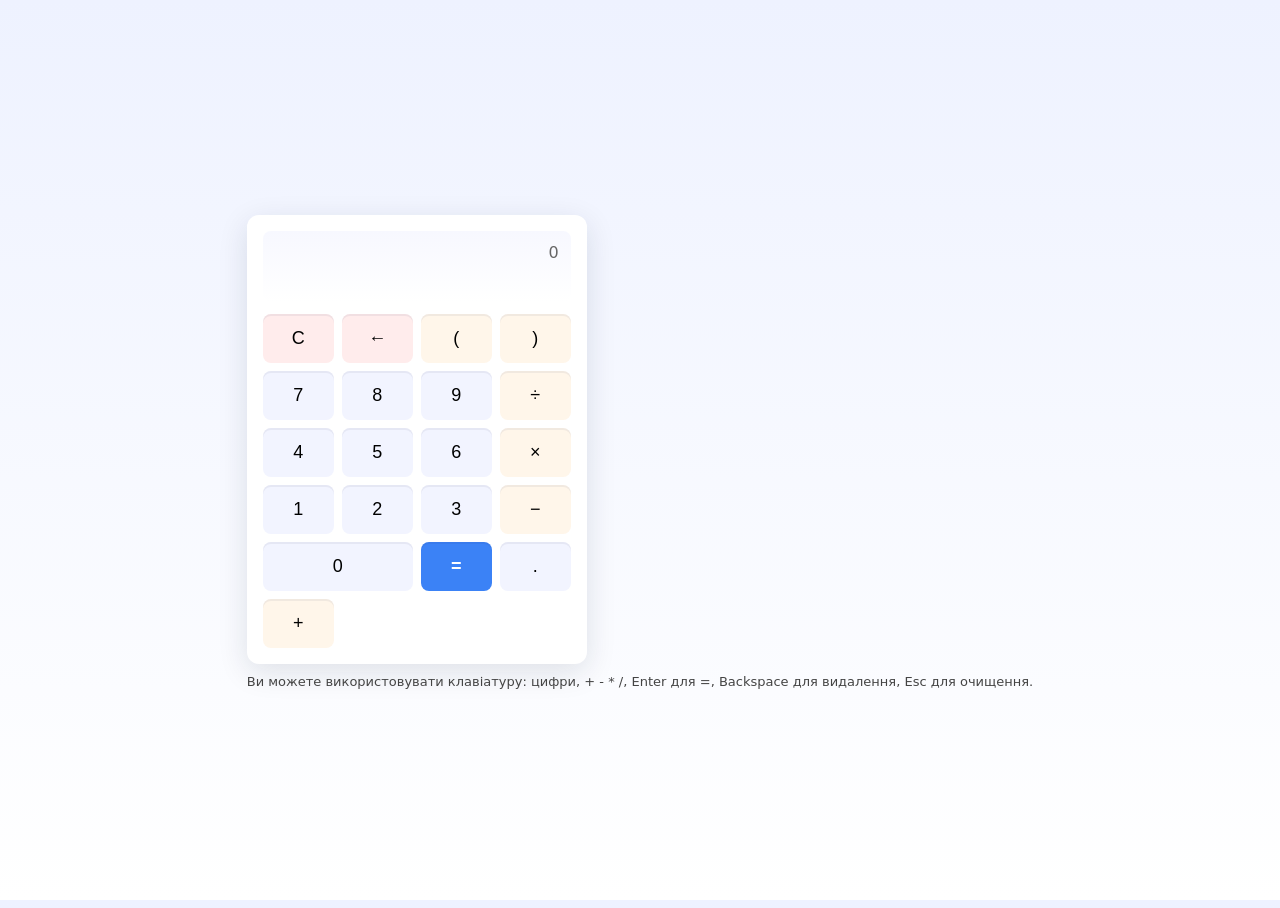
<file: index.html>
<!doctype html>
<html lang="uk">
<head>
  <meta charset="utf-8" />
  <meta name="viewport" content="width=device-width, initial-scale=1" />
  <title>Калькулятор</title>
  <link rel="stylesheet" href="./css/styles.css">
</head>
<body>
  <main class="calculator-root" role="main" aria-label="Калькулятор">
    <h1 class="visually-hidden">Калькулятор</h1>

    <div class="calculator">
      <div class="display" id="display" aria-live="polite">
        <div class="expr" id="expression">0</div>
        <div class="result" id="result">&nbsp;</div>
      </div>

      <div class="buttons" role="group" aria-label="Кнопки калькулятора">
        <!-- Top row: clear, backspace, parentheses, divide -->
        <button class="btn control" data-action="clear">C</button>
        <button class="btn control" data-action="backspace">←</button>
        <button class="btn op" data-value="(">(</button>
        <button class="btn op" data-value=")">)</button>

        <button class="btn digit" data-value="7">7</button>
        <button class="btn digit" data-value="8">8</button>
        <button class="btn digit" data-value="9">9</button>
        <button class="btn op" data-value="/">÷</button>

        <button class="btn digit" data-value="4">4</button>
        <button class="btn digit" data-value="5">5</button>
        <button class="btn digit" data-value="6">6</button>
        <button class="btn op" data-value="*">×</button>

        <button class="btn digit" data-value="1">1</button>
        <button class="btn digit" data-value="2">2</button>
        <button class="btn digit" data-value="3">3</button>
        <button class="btn op" data-value="-">−</button>

        <button class="btn digit zero" data-value="0">0</button>
        <button class="btn digit" data-value=".">.</button>
        <button class="btn equals" data-action="equals">=</button>
        <button class="btn op" data-value="+">+</button>
      </div>
    </div>

    <p class="hint">Ви можете використовувати клавіатуру: цифри, + - * /, Enter для =, Backspace для видалення, Esc для очищення.</p>
  </main>

  <script src="./js/script.js"></script>
</body>
</html>
</file>
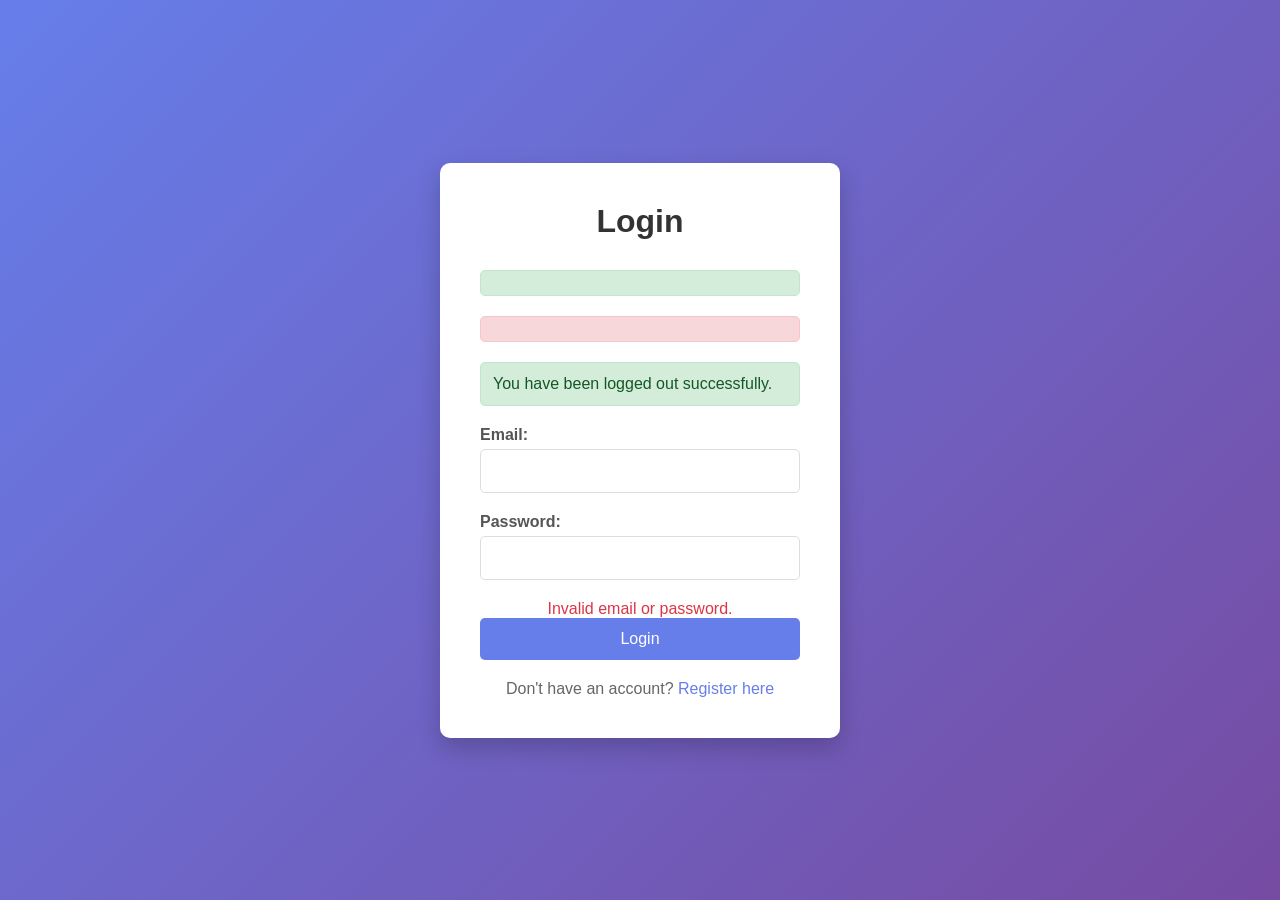
<file: src/main/resources/templates/login.html>
<!DOCTYPE html>
<html xmlns:th="http://www.thymeleaf.org">
<head>
    <meta charset="UTF-8">
    <meta name="viewport" content="width=device-width, initial-scale=1.0">
    <title>Login</title>
    <style>
        * {
            margin: 0;
            padding: 0;
            box-sizing: border-box;
        }

        body {
            font-family: Arial, sans-serif;
            background: linear-gradient(135deg, #667eea 0%, #764ba2 100%);
            min-height: 100vh;
            display: flex;
            justify-content: center;
            align-items: center;
        }

        .container {
            background: white;
            padding: 40px;
            border-radius: 10px;
            box-shadow: 0 10px 25px rgba(0, 0, 0, 0.2);
            width: 100%;
            max-width: 400px;
        }

        h1 {
            text-align: center;
            color: #333;
            margin-bottom: 30px;
        }

        .form-group {
            margin-bottom: 20px;
        }

        label {
            display: block;
            margin-bottom: 5px;
            color: #555;
            font-weight: bold;
        }

        input[type="email"],
        input[type="password"] {
            width: 100%;
            padding: 12px;
            border: 1px solid #ddd;
            border-radius: 5px;
            font-size: 16px;
            transition: border-color 0.3s;
        }

        input[type="email"]:focus,
        input[type="password"]:focus {
            outline: none;
            border-color: #667eea;
        }

        .btn {
            width: 100%;
            padding: 12px;
            background: #667eea;
            color: white;
            border: none;
            border-radius: 5px;
            font-size: 16px;
            cursor: pointer;
            transition: background 0.3s;
        }

        .btn:hover {
            background: #5568d3;
        }

        .register-link {
            text-align: center;
            margin-top: 20px;
            color: #666;
        }

        .register-link a {
            color: #667eea;
            text-decoration: none;
        }

        .register-link a:hover {
            text-decoration: underline;
        }

        .alert {
            padding: 12px;
            margin-bottom: 20px;
            border-radius: 5px;
        }

        .alert-success {
            background-color: #d4edda;
            color: #155724;
            border: 1px solid #c3e6cb;
        }

        .alert-error {
            background-color: #f8d7da;
            color: #721c24;
            border: 1px solid #f5c6cb;
        }

        .error-message {
            color: #dc3545;
            margin-top: 10px;
            text-align: center;
        }
    </style>
</head>
<body>
    <div class="container">
        <h1>Login</h1>

        <div th:if="${success}" class="alert alert-success" th:text="${success}"></div>
        <div th:if="${error}" class="alert alert-error" th:text="${error}"></div>
        <div th:if="${logout}" class="alert alert-success">You have been logged out successfully.</div>

        <form th:action="@{/login}" method="post">
            <div class="form-group">
                <label for="username">Email:</label>
                <input type="email" id="username" name="username" required />
            </div>

            <div class="form-group">
                <label for="password">Password:</label>
                <input type="password" id="password" name="password" required />
            </div>

            <div th:if="${param.error}" class="error-message">
                Invalid email or password.
            </div>

            <button type="submit" class="btn">Login</button>
        </form>

        <div class="register-link">
            Don't have an account? <a th:href="@{/register}">Register here</a>
        </div>
    </div>
</body>
</html>
</file>
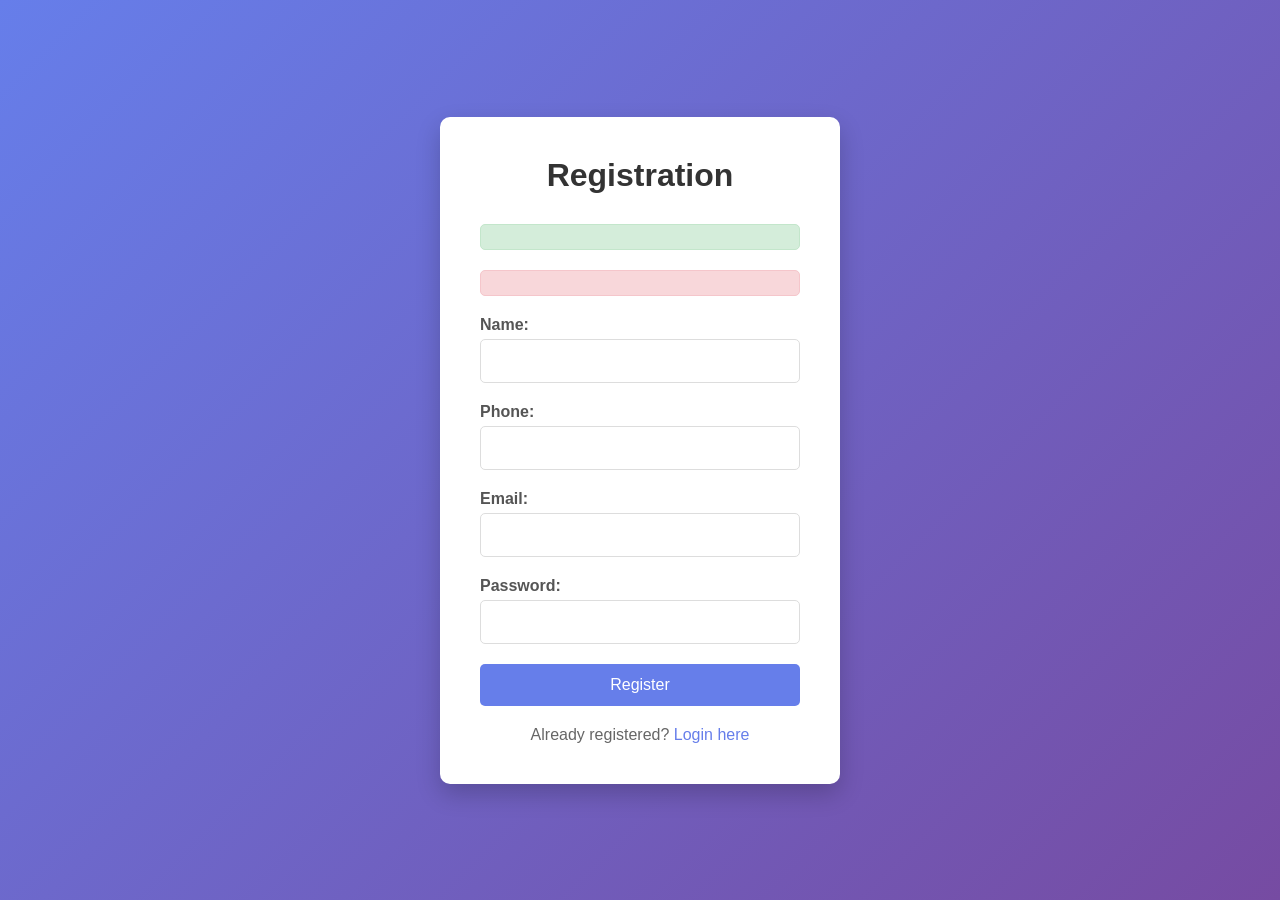
<file: src/main/resources/templates/register.html>
<!DOCTYPE html>
<html xmlns:th="http://www.thymeleaf.org">
<head>
    <meta charset="UTF-8">
    <meta name="viewport" content="width=device-width, initial-scale=1.0">
    <title>Registration</title>
    <style>
        * {
            margin: 0;
            padding: 0;
            box-sizing: border-box;
        }

        body {
            font-family: Arial, sans-serif;
            background: linear-gradient(135deg, #667eea 0%, #764ba2 100%);
            min-height: 100vh;
            display: flex;
            justify-content: center;
            align-items: center;
        }

        .container {
            background: white;
            padding: 40px;
            border-radius: 10px;
            box-shadow: 0 10px 25px rgba(0, 0, 0, 0.2);
            width: 100%;
            max-width: 400px;
        }

        h1 {
            text-align: center;
            color: #333;
            margin-bottom: 30px;
        }

        .form-group {
            margin-bottom: 20px;
        }

        label {
            display: block;
            margin-bottom: 5px;
            color: #555;
            font-weight: bold;
        }

        input[type="text"],
        input[type="email"],
        input[type="password"],
        input[type="tel"] {
            width: 100%;
            padding: 12px;
            border: 1px solid #ddd;
            border-radius: 5px;
            font-size: 16px;
            transition: border-color 0.3s;
        }

        input[type="text"]:focus,
        input[type="email"]:focus,
        input[type="password"]:focus,
        input[type="tel"]:focus {
            outline: none;
            border-color: #667eea;
        }

        .btn {
            width: 100%;
            padding: 12px;
            background: #667eea;
            color: white;
            border: none;
            border-radius: 5px;
            font-size: 16px;
            cursor: pointer;
            transition: background 0.3s;
        }

        .btn:hover {
            background: #5568d3;
        }

        .login-link {
            text-align: center;
            margin-top: 20px;
            color: #666;
        }

        .login-link a {
            color: #667eea;
            text-decoration: none;
        }

        .login-link a:hover {
            text-decoration: underline;
        }

        .alert {
            padding: 12px;
            margin-bottom: 20px;
            border-radius: 5px;
        }

        .alert-success {
            background-color: #d4edda;
            color: #155724;
            border: 1px solid #c3e6cb;
        }

        .alert-error {
            background-color: #f8d7da;
            color: #721c24;
            border: 1px solid #f5c6cb;
        }
    </style>
</head>
<body>
    <div class="container">
        <h1>Registration</h1>

        <div th:if="${success}" class="alert alert-success" th:text="${success}"></div>
        <div th:if="${error}" class="alert alert-error" th:text="${error}"></div>

        <form th:action="@{/register}" th:object="${user}" method="post">
            <div class="form-group">
                <label for="name">Name:</label>
                <input type="text" id="name" th:field="*{name}" required />
            </div>

            <div class="form-group">
                <label for="phone">Phone:</label>
                <input type="tel" id="phone" th:field="*{phone}" required />
            </div>

            <div class="form-group">
                <label for="email">Email:</label>
                <input type="email" id="email" th:field="*{email}" required />
            </div>

            <div class="form-group">
                <label for="password">Password:</label>
                <input type="password" id="password" th:field="*{password}" required />
            </div>

            <button type="submit" class="btn">Register</button>
        </form>

        <div class="login-link">
            Already registered? <a th:href="@{/login}">Login here</a>
        </div>
    </div>
</body>
</html>
</file>
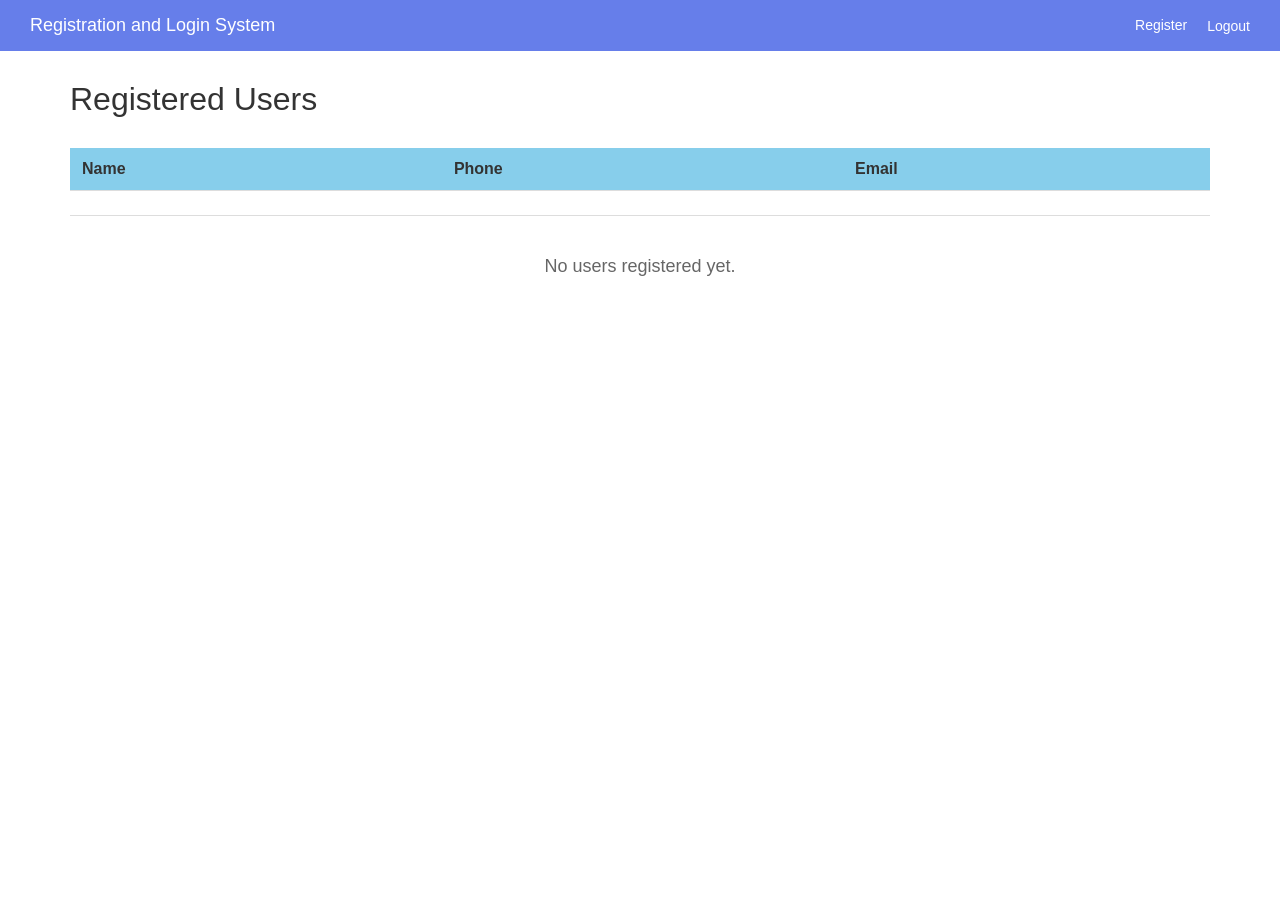
<file: src/main/resources/templates/users.html>
<!DOCTYPE html>
<html xmlns:th="http://www.thymeleaf.org">
<head>
    <meta charset="UTF-8">
    <meta name="viewport" content="width=device-width, initial-scale=1.0">
    <title>Registered Users</title>
    <style>
        * {
            margin: 0;
            padding: 0;
            box-sizing: border-box;
        }

        body {
            font-family: Arial, sans-serif;
            background: white;
            min-height: 100vh;
        }

        .top-header {
            background-color: #667eea;
            color: white;
            padding: 15px 30px;
            display: flex;
            justify-content: space-between;
            align-items: center;
        }

        .top-header h2 {
            font-size: 18px;
            font-weight: normal;
        }

        .top-header nav {
            display: flex;
            gap: 20px;
        }

        .top-header a {
            color: white;
            text-decoration: none;
            font-size: 14px;
        }

        .top-header a:hover {
            text-decoration: underline;
        }

        .top-header form {
            display: inline;
        }

        .top-header button {
            background: none;
            border: none;
            color: white;
            cursor: pointer;
            font-size: 14px;
            text-decoration: none;
        }

        .top-header button:hover {
            text-decoration: underline;
        }

        .container {
            max-width: 1200px;
            margin: 0 auto;
            padding: 30px;
        }

        h1 {
            color: #333;
            font-size: 32px;
            margin-bottom: 30px;
            font-weight: normal;
        }

        table {
            width: 100%;
            border-collapse: collapse;
            margin-top: 20px;
        }

        th, td {
            padding: 12px;
            text-align: left;
            border-bottom: 1px solid #ddd;
        }

        th {
            background-color: #87CEEB;
            color: #333;
            font-weight: bold;
        }

        tbody tr:nth-child(even) {
            background-color: #f5f5f5;
        }

        tbody tr:nth-child(odd) {
            background-color: white;
        }

        tbody tr:hover {
            background-color: #e8e8e8;
        }

        .empty-message {
            text-align: center;
            padding: 40px;
            color: #666;
            font-size: 18px;
        }
    </style>
</head>
<body>
    <div class="top-header">
        <h2>Registration and Login System</h2>
        <nav>
            <a th:href="@{/register}">Register</a>
            <form th:action="@{/logout}" method="post" style="display: inline;">
                <button type="submit">Logout</button>
            </form>
        </nav>
    </div>

    <div class="container">
        <h1>Registered Users</h1>

        <div th:if="${users != null and !users.isEmpty()}">
            <table>
                <thead>
                    <tr>
                        <th>Name</th>
                        <th>Phone</th>
                        <th>Email</th>
                    </tr>
                </thead>
                <tbody>
                    <tr th:each="user : ${users}">
                        <td th:text="${user.name}"></td>
                        <td th:text="${user.phone}"></td>
                        <td th:text="${user.email}"></td>
                    </tr>
                </tbody>
            </table>
        </div>

        <div th:if="${users == null or users.isEmpty()}" class="empty-message">
            No users registered yet.
        </div>
    </div>
</body>
</html>
</file>
<file: css/styles.css>
* { box-sizing: border-box; }
html,body{height:100%;}
body{
  font-family: system-ui, -apple-system, "Segoe UI", Roboto, "Helvetica Neue", Arial;
  background: linear-gradient(180deg, #eef2ff, #ffffff);
  display:flex;
  align-items:center;
  justify-content:center;
  padding:24px;
}
.calculator {
  width: 340px;
  background: #fff;
  border-radius: 12px;
  box-shadow: 0 8px 30px rgba(20,30,60,0.12);
  padding: 16px;
}
.display {
  background: linear-gradient(180deg,#f7f8ff,#ffffff);
  border-radius: 8px;
  padding: 12px;
  margin-bottom:12px;
  min-height:64px;
  display:flex;
  flex-direction:column;
  justify-content:center;
  align-items:flex-end;
}
.display .expr{
  color:#666;
  font-size:16px;
  width:100%;
  text-align:right;
  word-break:break-all;
}
.display .result{
  color:#111;
  font-weight:600;
  font-size:24px;
  width:100%;
  text-align:right;
}
.buttons{
  display:grid;
  grid-template-columns: repeat(4, 1fr);
  gap:8px;
}
.btn{
  padding:14px;
  border-radius:8px;
  background:#f2f4ff;
  border: none;
  font-size:18px;
  cursor:pointer;
  transition:transform .05s ease, box-shadow .05s ease;
  box-shadow: 0 2px 0 rgba(16,24,64,0.06) inset;
}
.btn:active{transform:translateY(1px)}
.btn.op{background:#fff6ea}
.btn.equals{grid-column:3; grid-row:5; background:#3b82f6; color:white; font-weight:700}
.btn.control{background:#ffecec}
.btn.zero{grid-column:1 / span 2}
.hint{margin-top:10px; color:#444; font-size:13px; text-align:center}
.visually-hidden{position:absolute;clip:rect(1px,1px,1px,1px);padding:0;border:0;height:1px;width:1px;overflow:hidden}
@media (max-width:400px){
  .calculator{width:100%;}
}
</file>
